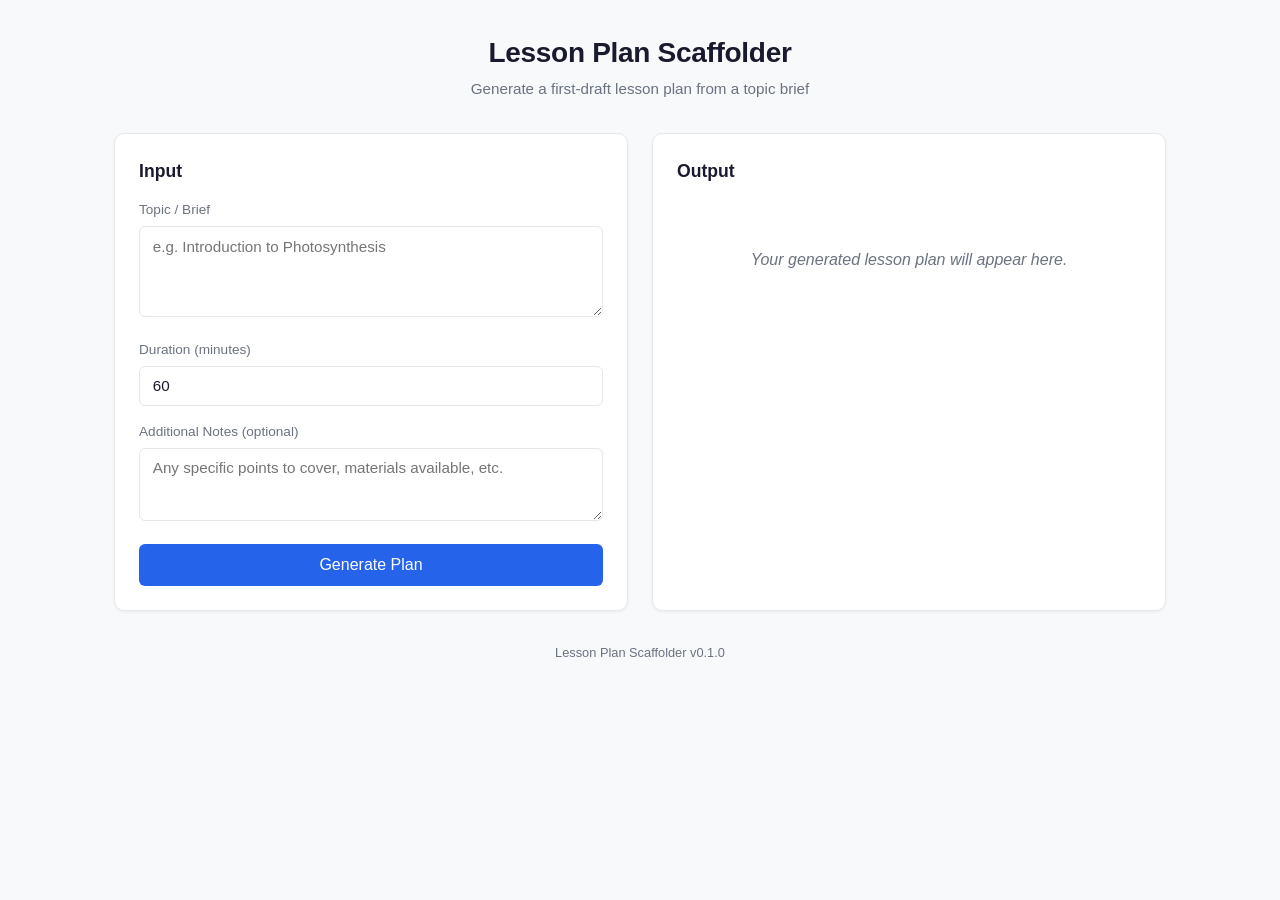
<file: lesson plan scaffolder/web/index.html>
<!DOCTYPE html>
<html lang="en">
<head>
    <meta charset="UTF-8">
    <meta name="viewport" content="width=device-width, initial-scale=1.0">
    <title>Lesson Plan Scaffolder</title>
    <link rel="stylesheet" href="style.css">
</head>
<body>
    <div class="container">
        <header>
            <h1>Lesson Plan Scaffolder</h1>
            <p class="subtitle">Generate a first-draft lesson plan from a topic brief</p>
        </header>

        <main class="split">
            <section class="panel input-panel">
                <h2>Input</h2>
                <form id="scaffold-form">
                    <label for="topic">Topic / Brief</label>
                    <textarea id="topic" name="topic" rows="4" placeholder="e.g. Introduction to Photosynthesis" required></textarea>

                    <label for="duration">Duration (minutes)</label>
                    <input type="number" id="duration" name="duration" value="60" min="10" max="300">

                    <label for="notes">Additional Notes <span class="optional">(optional)</span></label>
                    <textarea id="notes" name="notes" rows="3" placeholder="Any specific points to cover, materials available, etc."></textarea>

                    <button type="submit" id="generate-btn">Generate Plan</button>
                </form>
            </section>

            <section class="panel output-panel">
                <h2>Output</h2>
                <div id="output-placeholder" class="placeholder">
                    Your generated lesson plan will appear here.
                </div>
                <div id="output-content" class="hidden">
                    <div class="toolbar">
                        <button id="copy-btn" title="Copy to clipboard">Copy</button>
                        <button id="download-btn" title="Download as .md">Download</button>
                    </div>
                    <pre id="markdown-preview"></pre>
                </div>
            </section>
        </main>

        <footer>
            <p>Lesson Plan Scaffolder v0.1.0</p>
        </footer>
    </div>

    <script src="app.js"></script>
</body>
</html>
</file>
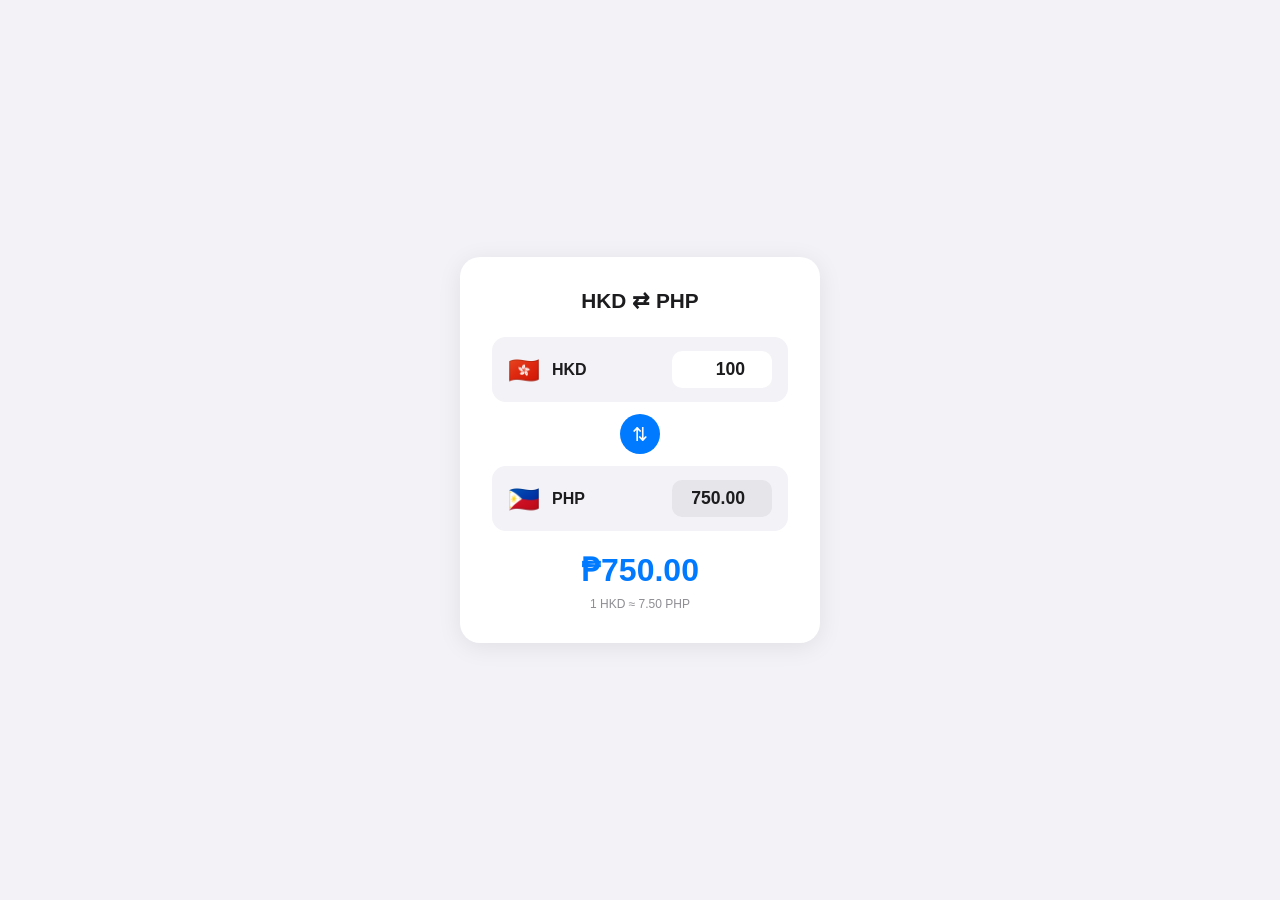
<file: hkd-php-converter.html>
<!DOCTYPE html>
<html lang="en">
<head>
    <meta charset="UTF-8">
    <meta name="viewport" content="width=device-width, initial-scale=1.0">
    <title>HKD ⇄ PHP</title>
    <style>
        * { margin: 0; padding: 0; box-sizing: border-box; }
        body {
            font-family: -apple-system, BlinkMacSystemFont, sans-serif;
            background: #f2f2f7;
            min-height: 100vh;
            display: flex;
            justify-content: center;
            align-items: center;
            padding: 20px;
        }
        .card {
            background: white;
            border-radius: 20px;
            padding: 32px;
            width: 100%;
            max-width: 360px;
            box-shadow: 0 4px 24px rgba(0,0,0,0.08);
        }
        h1 {
            text-align: center;
            font-size: 1.3rem;
            color: #1c1c1e;
            margin-bottom: 24px;
        }
        .row {
            display: flex;
            align-items: center;
            gap: 12px;
            padding: 14px 16px;
            background: #f2f2f7;
            border-radius: 14px;
        }
        .flag { font-size: 1.6rem; }
        .code {
            font-weight: 600;
            color: #1c1c1e;
            font-size: 1rem;
        }
        input {
            margin-left: auto;
            width: 100px;
            padding: 8px 12px;
            border: none;
            border-radius: 10px;
            font-size: 1.1rem;
            font-weight: 600;
            text-align: right;
            background: white;
            color: #1c1c1e;
            outline: none;
        }
        input[readonly] { background: #e5e5ea; }
        .swap {
            display: flex;
            justify-content: center;
            margin: 12px 0;
        }
        .swap button {
            background: #007aff;
            color: white;
            border: none;
            width: 40px;
            height: 40px;
            border-radius: 50%;
            font-size: 1.2rem;
            cursor: pointer;
            transition: transform 0.2s;
        }
        .swap button:hover { transform: rotate(180deg); }
        .result {
            text-align: center;
            margin-top: 20px;
            font-size: 2rem;
            font-weight: 700;
            color: #007aff;
        }
        .rate {
            text-align: center;
            margin-top: 8px;
            font-size: 0.75rem;
            color: #8e8e93;
        }
    </style>
</head>
<body>
    <div class="card">
        <h1>HKD ⇄ PHP</h1>

        <div class="row" id="topRow">
            <span class="flag">🇭🇰</span>
            <span class="code">HKD</span>
            <input type="number" id="topInput" value="100" min="0" step="0.01">
        </div>

        <div class="swap">
            <button onclick="swap()">⇅</button>
        </div>

        <div class="row" id="botRow">
            <span class="flag">🇵🇭</span>
            <span class="code">PHP</span>
            <input type="number" id="botInput" readonly>
        </div>

        <div class="result" id="result">₱750.00</div>
        <div class="rate">1 HKD ≈ 7.50 PHP</div>
    </div>

    <script>
        const RATE = 7.50;
        let swapped = false;

        const topRow = document.getElementById('topRow');
        const botRow = document.getElementById('botRow');
        const topInput = document.getElementById('topInput');
        const botInput = document.getElementById('botInput');
        const result = document.getElementById('result');

        function fmt(n, curr) {
            return new Intl.NumberFormat('en', {
                style: 'currency', currency: curr
            }).format(n);
        }

        function calc() {
            const n = parseFloat(topInput.value) || 0;
            const out = swapped ? n / RATE : n * RATE;
            botInput.value = out.toFixed(2);
            result.textContent = fmt(out, swapped ? 'HKD' : 'PHP');
        }

        function swap() {
            swapped = !swapped;
            const t = topRow.querySelector('.flag').textContent;
            topRow.querySelector('.flag').textContent = botRow.querySelector('.flag').textContent;
            botRow.querySelector('.flag').textContent = t;

            const c = topRow.querySelector('.code').textContent;
            topRow.querySelector('.code').textContent = botRow.querySelector('.code').textContent;
            botRow.querySelector('.code').textContent = c;

            calc();
        }

        topInput.addEventListener('input', calc);
        calc();
    </script>
</body>
</html>
</file>
<file: lesson plan scaffolder/web/style.css>
/* Minimalist styling for Lesson Plan Scaffolder */

:root {
    --bg: #f7f9fb;
    --surface: #ffffff;
    --text: #1a1a2e;
    --text-muted: #6b7280;
    --accent: #2563eb;
    --accent-hover: #1d4ed8;
    --border: #e5e7eb;
    --radius: 10px;
    --shadow: 0 1px 3px rgba(0,0,0,0.06);
    --font: -apple-system, BlinkMacSystemFont, "Segoe UI", Roboto, Helvetica, Arial, sans-serif;
}

* {
    box-sizing: border-box;
}

body {
    margin: 0;
    font-family: var(--font);
    background: var(--bg);
    color: var(--text);
    line-height: 1.5;
}

.container {
    max-width: 1100px;
    margin: 0 auto;
    padding: 2rem 1.5rem;
}

/* Header */
header {
    text-align: center;
    margin-bottom: 2rem;
}

header h1 {
    margin: 0;
    font-size: 1.75rem;
    font-weight: 700;
    letter-spacing: -0.3px;
}

.subtitle {
    margin: 0.25rem 0 0;
    color: var(--text-muted);
    font-size: 0.95rem;
}

/* Split layout */
.split {
    display: grid;
    grid-template-columns: 1fr 1fr;
    gap: 1.5rem;
}

@media (max-width: 768px) {
    .split {
        grid-template-columns: 1fr;
    }
}

/* Panels */
.panel {
    background: var(--surface);
    border: 1px solid var(--border);
    border-radius: var(--radius);
    box-shadow: var(--shadow);
    padding: 1.5rem;
}

.panel h2 {
    margin: 0 0 1rem;
    font-size: 1.1rem;
    font-weight: 600;
    color: var(--text);
}

/* Form elements */
form label {
    display: block;
    margin-bottom: 0.35rem;
    font-size: 0.85rem;
    font-weight: 500;
    color: var(--text-muted);
}

form textarea,
form input[type="number"] {
    width: 100%;
    padding: 0.65rem 0.8rem;
    margin-bottom: 1rem;
    border: 1px solid var(--border);
    border-radius: 6px;
    font-family: inherit;
    font-size: 0.95rem;
    color: var(--text);
    background: var(--surface);
    transition: border-color 0.15s, box-shadow 0.15s;
    resize: vertical;
}

form textarea:focus,
form input[type="number"]:focus {
    outline: none;
    border-color: var(--accent);
    box-shadow: 0 0 0 3px rgba(37, 99, 235, 0.1);
}

.optional {
    font-weight: 400;
    color: var(--text-muted);
}

/* Buttons */
button {
    cursor: pointer;
    font-family: inherit;
    font-size: 0.9rem;
    font-weight: 500;
    border: none;
    border-radius: 6px;
    padding: 0.6rem 1rem;
    transition: background 0.15s, transform 0.05s;
}

button:active {
    transform: translateY(1px);
}

#generate-btn {
    width: 100%;
    background: var(--accent);
    color: #fff;
    padding: 0.75rem;
    font-size: 1rem;
}

#generate-btn:hover {
    background: var(--accent-hover);
}

#generate-btn:disabled {
    opacity: 0.6;
    cursor: not-allowed;
}

/* Output */
.placeholder {
    color: var(--text-muted);
    font-style: italic;
    text-align: center;
    padding: 3rem 1rem;
}

.hidden {
    display: none !important;
}

.toolbar {
    display: flex;
    gap: 0.5rem;
    margin-bottom: 0.75rem;
}

.toolbar button {
    background: var(--bg);
    color: var(--text);
    border: 1px solid var(--border);
}

.toolbar button:hover {
    background: var(--border);
}

pre#markdown-preview {
    background: #f3f4f6;
    border: 1px solid var(--border);
    border-radius: 6px;
    padding: 1rem;
    overflow-x: auto;
    white-space: pre-wrap;
    word-wrap: break-word;
    font-family: "SF Mono", Monaco, "Cascadia Code", Consolas, monospace;
    font-size: 0.85rem;
    line-height: 1.6;
    max-height: 60vh;
    overflow-y: auto;
}

/* Footer */
footer {
    text-align: center;
    margin-top: 2rem;
    color: var(--text-muted);
    font-size: 0.8rem;
}
</file>
